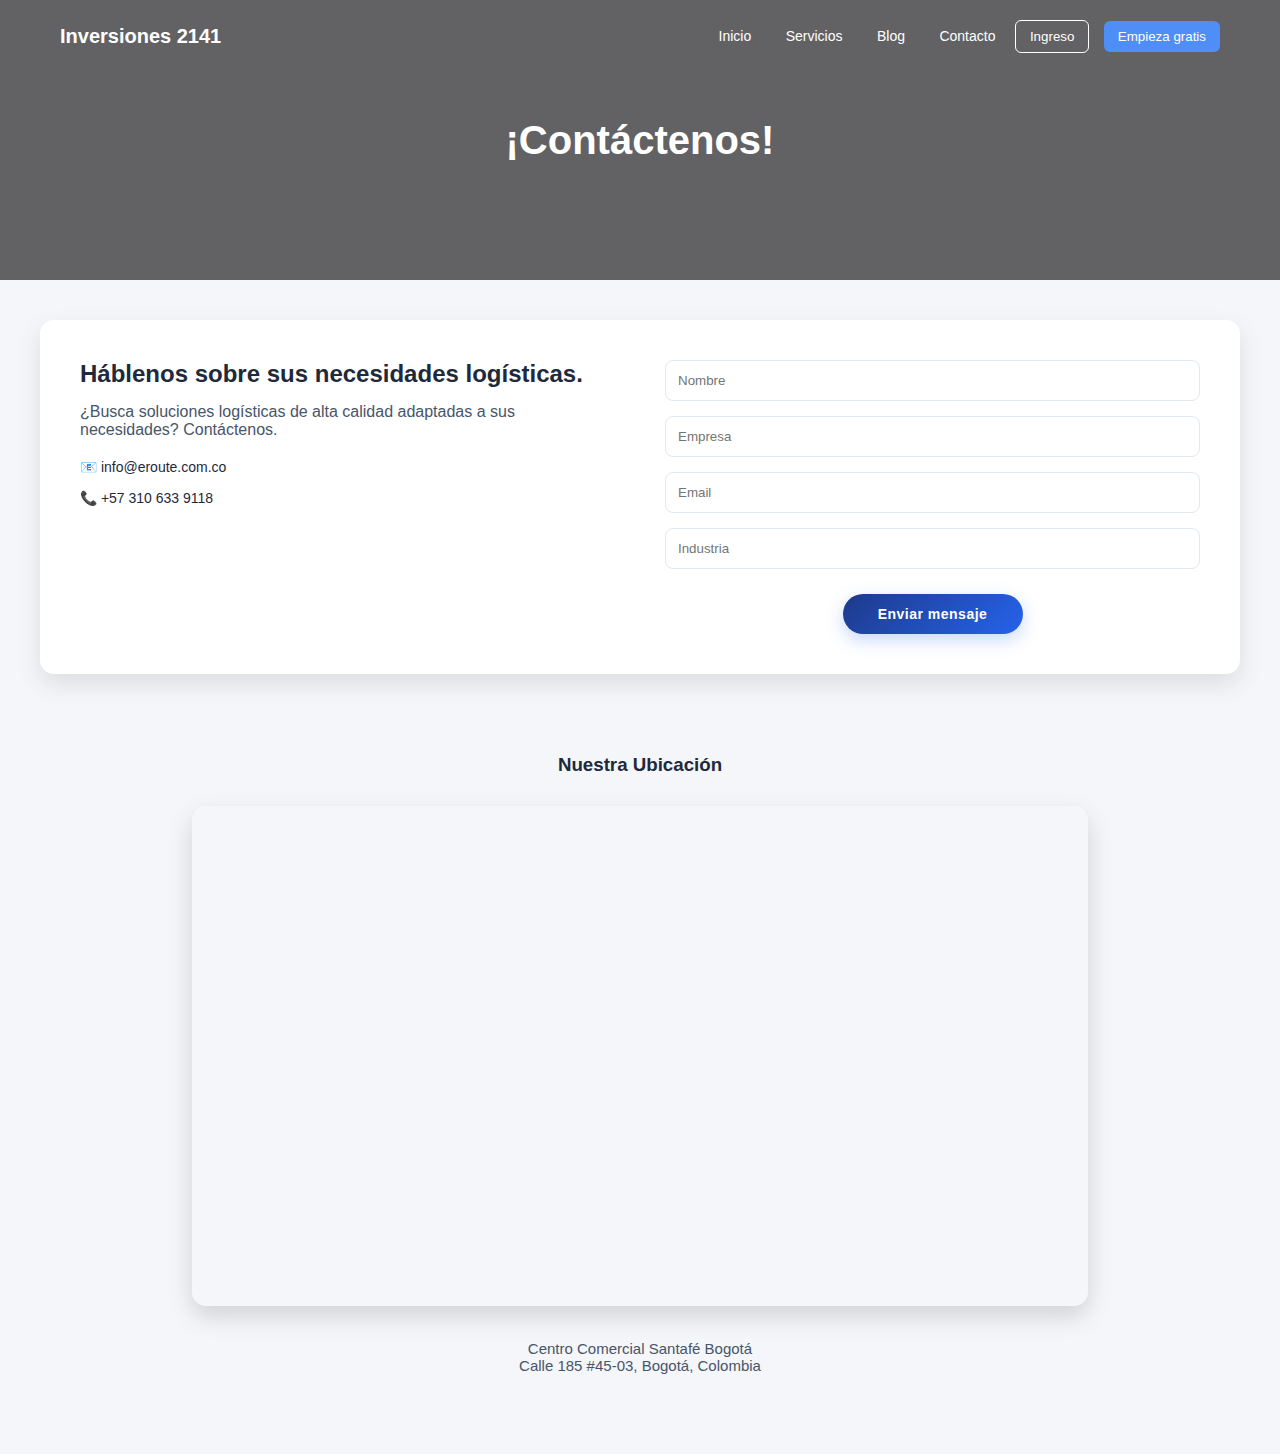
<file: templates/contacto.html>
<!DOCTYPE html>
<html lang="es">
<head>
<meta charset="UTF-8">
<meta name="viewport" content="width=device-width, initial-scale=1.0">
<title>Contacto | Inversiones 2141 </title>

<style>

/* =========================
   RESET
========================= */
*{
    margin:0;
    padding:0;
    box-sizing:border-box;
    font-family: 'Segoe UI', sans-serif;
}

body{
    background:#f4f6f9;
    color:#1e293b;
}

/* =========================
   NAVBAR
========================= */
.navbar{
    position:absolute;
    top:0;
    width:100%;
    display:flex;
    justify-content:space-between;
    align-items:center;
    padding:20px 60px;
    z-index:10;
}

.logo{
    color:white;
    font-weight:bold;
    font-size:20px;
}

.nav-links a{
    color:white;
    text-decoration:none;
    margin:0 15px;
    font-size:14px;
}

.btn-login{
    padding:8px 14px;
    border-radius:6px;
    border:1px solid white;
    background:transparent;
    color:white;
    cursor:pointer;
}

.btn-cta{
    padding:8px 14px;
    border-radius:6px;
    border:none;
    background:#4f8df7;
    color:white;
    cursor:pointer;
    margin-left:10px;
}

/* =========================
   HERO
========================= */
.hero{
    height:280px;
    background:url("https://images.unsplash.com/photo-1556745757-8d76bdb6984b") center/cover no-repeat;
    display:flex;
    align-items:center;
    justify-content:center;
    position:relative;
}

.hero::after{
    content:"";
    position:absolute;
    width:100%;
    height:100%;
    background:rgba(0,0,0,0.6);
}

.hero h1{
    position:relative;
    color:white;
    font-size:40px;
    z-index:2;
}

/* =========================
   CONTACT SECTION
========================= */
.contact-section{

    max-width:1200px;
    margin:40px auto 60px auto;
    background:white;
    border-radius:14px;
    padding:40px;
    display:flex;
    gap:50px;
    box-shadow:0 10px 25px rgba(0,0,0,0.1);
}

.contact-left{
    flex:1;
}

.contact-left h2{
    font-size:24px;
    margin-bottom:15px;
}

.contact-left p{
    margin-bottom:20px;
    color:#475569;
}

.contact-info{
    margin-top:20px;
}

.contact-info div{
    margin-bottom:15px;
    font-size:14px;
}

/* =========================
   FORM
========================= */
.contact-form{
    flex:1;
}

.contact-form input,
.contact-form textarea{
    width:100%;
    padding:12px;
    margin-bottom:15px;
    border-radius:8px;
    border:1px solid #e2e8f0;
    background:
}
.map-section{
    text-align:center;
    margin:80px 0;
}

.map-wrapper{
    width:70%;
    margin:30px auto;
}

.map-wrapper iframe{
    width:100%;
    height:500px;
    border:none;
    border-radius:14px;
    box-shadow:0 10px 25px rgba(0,0,0,0.15);
}

.direccion{
    margin-top:20px;
    font-size:15px;
    color:#475569;
}
.btn-submit{
    width:180px;
    padding:12px 0;
    border:none;
    border-radius:40px;
    background:linear-gradient(135deg,#1e3a8a,#2563eb);
    color:white;
    font-weight:600;
    font-size:14px;
    letter-spacing:0.5px;
    cursor:pointer;
    position:relative;
    overflow:hidden;
    transition:all 0.3s ease;
    box-shadow:0 6px 18px rgba(37,99,235,0.25);
}

/* Hover */
.btn-submit:hover{
    transform:translateY(-3px);
    box-shadow:0 12px 25px rgba(37,99,235,0.35);
}

/* Click efecto */
.btn-submit:active{
    transform:translateY(-1px);
    box-shadow:0 6px 15px rgba(37,99,235,0.3);
}

/* Efecto brillo suave */
.btn-submit::after{
    content:"";
    position:absolute;
    top:0;
    left:-100%;
    width:100%;
    height:100%;
    background:linear-gradient(
        120deg,
        transparent,
        rgba(255,255,255,0.4),
        transparent
    );
    transition:all 0.6s ease;
}

.btn-submit:hover::after{
    left:100%;
}

.btn-container{
    display:flex;
    justify-content:center;
    margin-top:10px;
}

</style>

<body>

<!-- NAVBAR -->
<div class="navbar">
    <div class="logo">Inversiones 2141</div>
    <div class="nav-links">
        <a href="/">Inicio</a>
        <a href="/servicios">Servicios</a>
        <a href="/blog">Blog</a>
        <a href="/contacto">Contacto</a>
        <button class="btn-login">Ingreso</button>
        <button class="btn-cta">Empieza gratis</button>
    </div>
</div>

<!-- HERO -->
<section class="hero">
    <h1>¡Contáctenos!</h1>
</section>

<!-- CONTACT CONTENT -->
<section class="contact-section">

    <div class="contact-left">
        <h2>Háblenos sobre sus necesidades logísticas.</h2>
        <p>
            ¿Busca soluciones logísticas de alta calidad adaptadas a sus necesidades?
            Contáctenos.
        </p>

        <div class="contact-info">
            <div>📧 info@eroute.com.co</div>
            <div>📞 +57 310 633 9118</div>
        </div>
    </div>

    <div class="contact-form">
        <form>
            <input type="text" placeholder="Nombre">
            <input type="text" placeholder="Empresa">
            <input type="email" placeholder="Email">
            <input type="text" placeholder="Industria">
            <div class="btn-container">
                <button type="submit" class="btn-submit">
                    <span>Enviar mensaje</span>
                </button>
            </div>

        </form>
    </div>

</section>

<!-- MAP -->
<section class="map-section">
    <h3>Nuestra Ubicación</h3>

    <div class="map-wrapper">
        <iframe 
            src="https://www.google.com/maps?q=Centro+Comercial+Santafe+Bogota&output=embed"
            loading="lazy">
        </iframe>
    </div>

    <p class="direccion">
        Centro Comercial Santafé Bogotá<br>
        Calle 185 #45-03, Bogotá, Colombia
    </p>
</section>


</body>
</html>
</file>
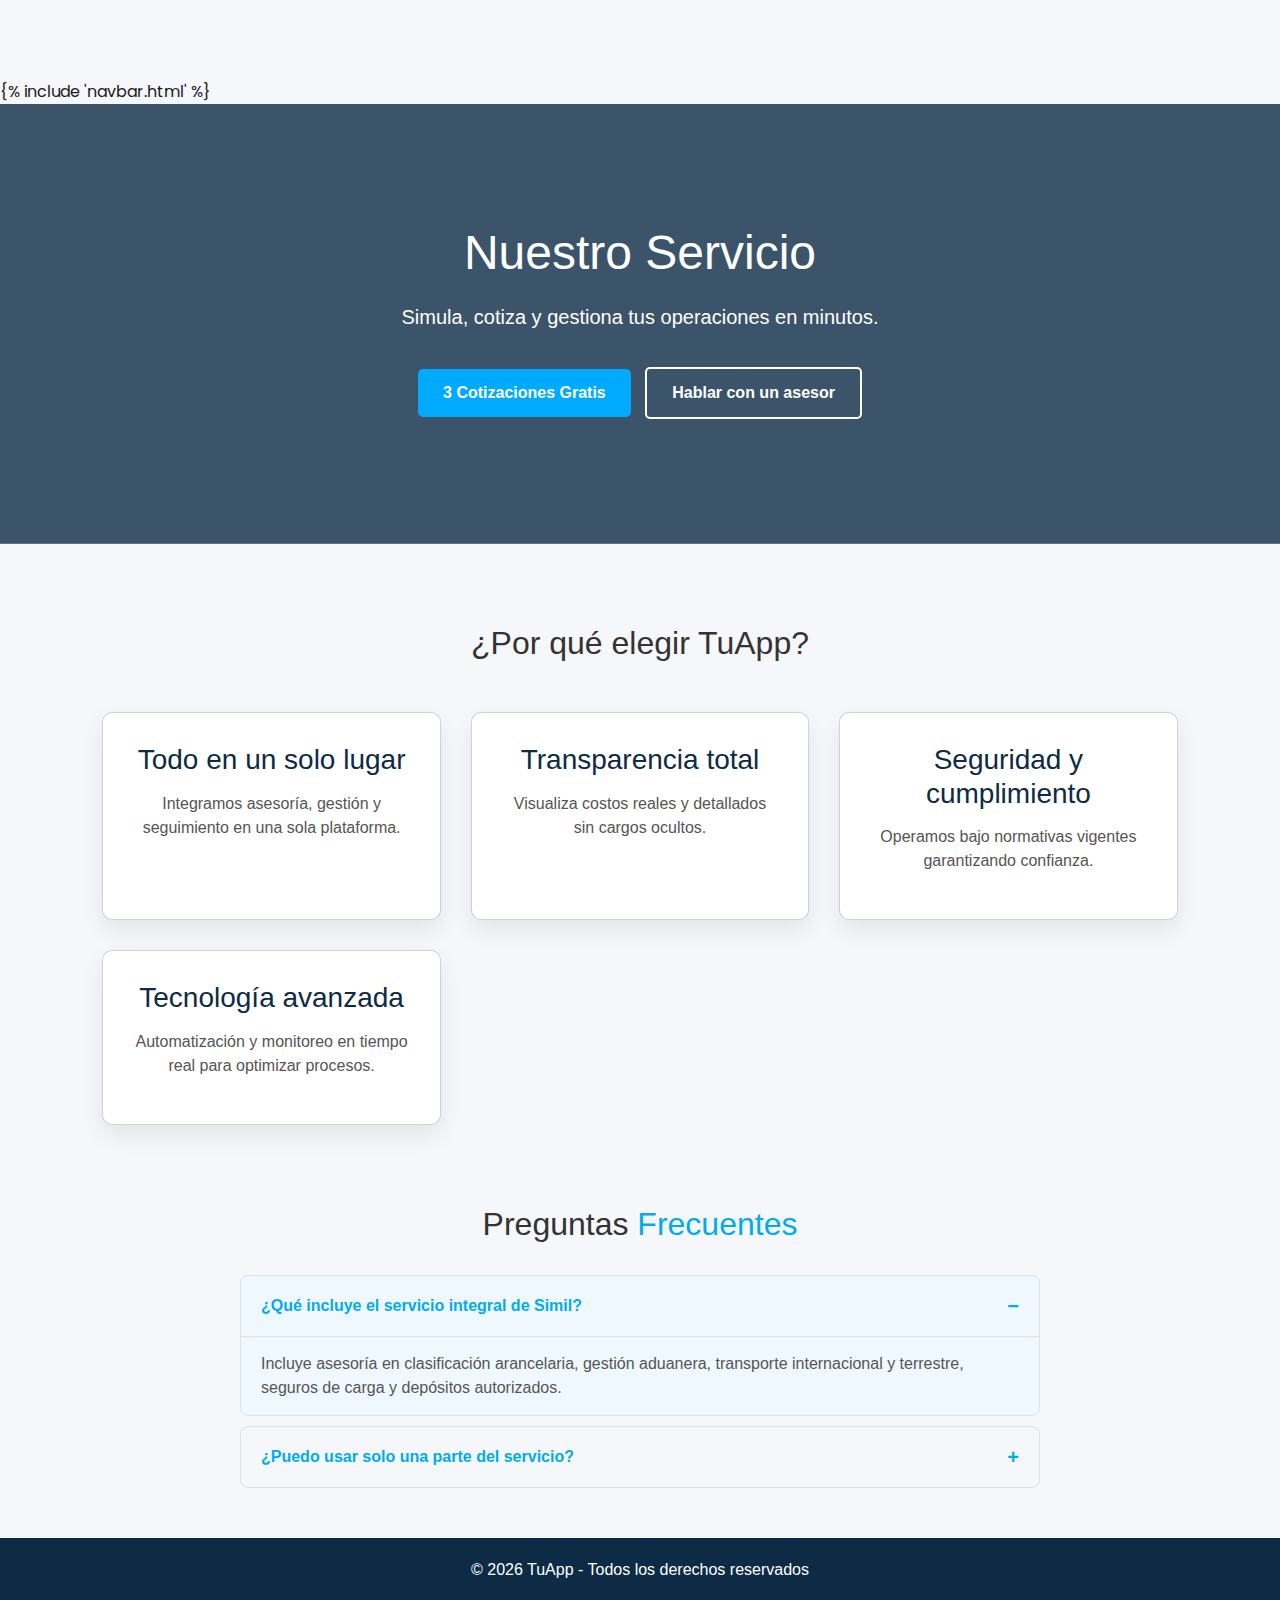
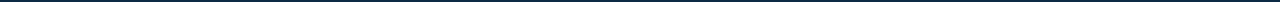
<file: templates/servicios.html>
{% include 'navbar.html' %}

<!DOCTYPE html>
<html lang="es">
<head>
<meta charset="UTF-8">
<meta name="viewport" content="width=device-width, initial-scale=1.0">
<title>Servicios - TuApp</title>
<link href="https://fonts.googleapis.com/css2?family=Poppins:wght@300;400;600;700&display=swap" rel="stylesheet">

<link href="https://cdn.jsdelivr.net/npm/bootstrap@5.3.2/dist/css/bootstrap.min.css" rel="stylesheet">

<style>
* {
    margin: 0;
    padding: 0;
    box-sizing: border-box;
    font-family: 'Inter', sans-serif;
}

body {
    background-color: #f4f7fb;
    color: #1a1a1a;
    font-family: 'Poppins', sans-serif;
    padding-top: 80px; 
    }
}

        .nav-link {
    color: #1e3a5f !important;
    margin-right: 10px;
    transition: 0.3s;
}

.nav-link:hover {
    color: #2c7be5 !important;
}

.navbar {
    padding: 15px 0;
}


        body {
            font-family: 'Poppins', sans-serif;
            background-color: #f5f7fa;
        }

        /* NAVBAR */
        .navbar {
            padding: 20px 0;
        }

        .navbar-brand {
            font-weight: 700;
            font-size: 24px;
            color: #1e3a5f;
        }

        .btn-primary-custom {
            background: linear-gradient(45deg, #1e3a5f, #2c7be5);
            border: none;
            padding: 10px 22px;
            border-radius: 30px;
            color: white;
        }


/* NAVBAR */
nav {
    background: #0d2b45;
    padding: 15px 8%;
    display: flex;
    justify-content: space-between;
    align-items: center;
}

nav h2 {
    color: white;
}

nav ul {
    list-style: none;
    display: flex;
    gap: 25px;
}

nav ul li {
    color: white;
    cursor: pointer;
}

/* HERO */
.hero {
    background: linear-gradient(rgba(13,43,69,0.8), rgba(13,43,69,0.8)), 
                url('https://images.unsplash.com/photo-1581091870627-3c3e7d7b6d5b');
    background-size: cover;
    background-position: center;
    color: white;
    text-align: center;
    padding: 120px 20px;
}

.hero h1 {
    font-size: 48px;
    margin-bottom: 20px;
}

.hero p {
    font-size: 20px;
    margin-bottom: 30px;
}

.btn {
    padding: 12px 25px;
    border-radius: 5px;
    border: none;
    cursor: pointer;
    font-weight: 600;
    margin: 5px;
}

.btn-primary {
    background-color: #00aaff;
    color: white;
}

.btn-secondary {
    background-color: transparent;
    border: 2px solid white;
    color: white;
}

/* FEATURES */
.features {
    padding: 80px 8%;
    text-align: center;
}

.features h2 {
    font-size: 32px;
    margin-bottom: 50px;
}

.cards {
    display: grid;
    grid-template-columns: repeat(auto-fit, minmax(250px, 1fr));
    gap: 30px;
}

.card {
    background: white;
    padding: 30px;
    border-radius: 10px;
    box-shadow: 0 10px 25px rgba(0,0,0,0.08);
    transition: 0.3s;
}

.card:hover {
    transform: translateY(-5px);
}

.card h3 {
    margin-bottom: 15px;
    color: #0d2b45;
}

.card p {
    color: #555;
}

/* FOOTER */
footer {
    background: #0d2b45;
    color: white;
    text-align: center;
    padding: 20px;
    margin-top: 50px;
}

.faq-container {
  font-family: sans-serif;
  max-width: 800px;
  margin: 0 auto;
}

h2 { text-align: center; color: #333; }
h2 span { color: #00acee; }

.faq-item {
  margin-bottom: 10px;
  border: 1px solid #e0e0e0;
  border-radius: 8px;
  overflow: hidden;
}

/* El encabezado de la pregunta */
summary {
  padding: 15px 20px;
  list-style: none; /* Quita la flechita por defecto */
  cursor: pointer;
  color: #00acee;
  font-weight: bold;
  display: flex;
  justify-content: space-between;
  align-items: center;
}

/* Icono de "+" manual */
summary::after {
  content: '+';
  font-size: 20px;
}

/* Cuando está abierto cambia el fondo y el icono */
details[open] summary {
  background-color: #f0f8ff;
  border-bottom: 1px solid #e0e0e0;
}

details[open] summary::after {
  content: '−';
}

/* El contenido de la respuesta */
.faq-content {
  padding: 15px 20px;
  background-color: #f0f8ff;
  color: #555;
  line-height: 1.5;
}
</style>
</head>
<body>




<section class="hero">
    <h1>Nuestro Servicio</h1>
    <p>Simula, cotiza y gestiona tus operaciones en minutos.</p>
    <button class="btn btn-primary">3 Cotizaciones Gratis</button>
    
    <a href="https://wa.me/573208413634?text=Hola,%20necesito%20hablar%20con%20un%20asesor" 
       class="btn btn-secondary" 
       target="_blank">
       Hablar con un asesor
    </a>
</section>

<section class="features">
    <h2>¿Por qué elegir TuApp?</h2>

    <div class="cards">
        <div class="card">
            <h3>Todo en un solo lugar</h3>
            <p>Integramos asesoría, gestión y seguimiento en una sola plataforma.</p>
        </div>

        <div class="card">
            <h3>Transparencia total</h3>
            <p>Visualiza costos reales y detallados sin cargos ocultos.</p>
        </div>

        <div class="card">
            <h3>Seguridad y cumplimiento</h3>
            <p>Operamos bajo normativas vigentes garantizando confianza.</p>
        </div>

        <div class="card">
            <h3>Tecnología avanzada</h3>
            <p>Automatización y monitoreo en tiempo real para optimizar procesos.</p>
        </div>
    </div>
</section>
<div class="faq-container">
  <h2>Preguntas <span>Frecuentes</span></h2>
  <br>

  <details class="faq-item" open>
    <summary>¿Qué incluye el servicio integral de Simil?</summary>
    <div class="faq-content">
      Incluye asesoría en clasificación arancelaria, gestión aduanera, transporte internacional y terrestre, seguros de carga y depósitos autorizados.
    </div>
  </details>

  <details class="faq-item">
    <summary>¿Puedo usar solo una parte del servicio?</summary>
    <div class="faq-content">
      Sí, puedes contratar servicios individuales según tus necesidades logísticas.
    </div>
  </details>
</div>


<footer>
    © 2026 TuApp - Todos los derechos reservados
</footer>

</body>
</html>
</file>
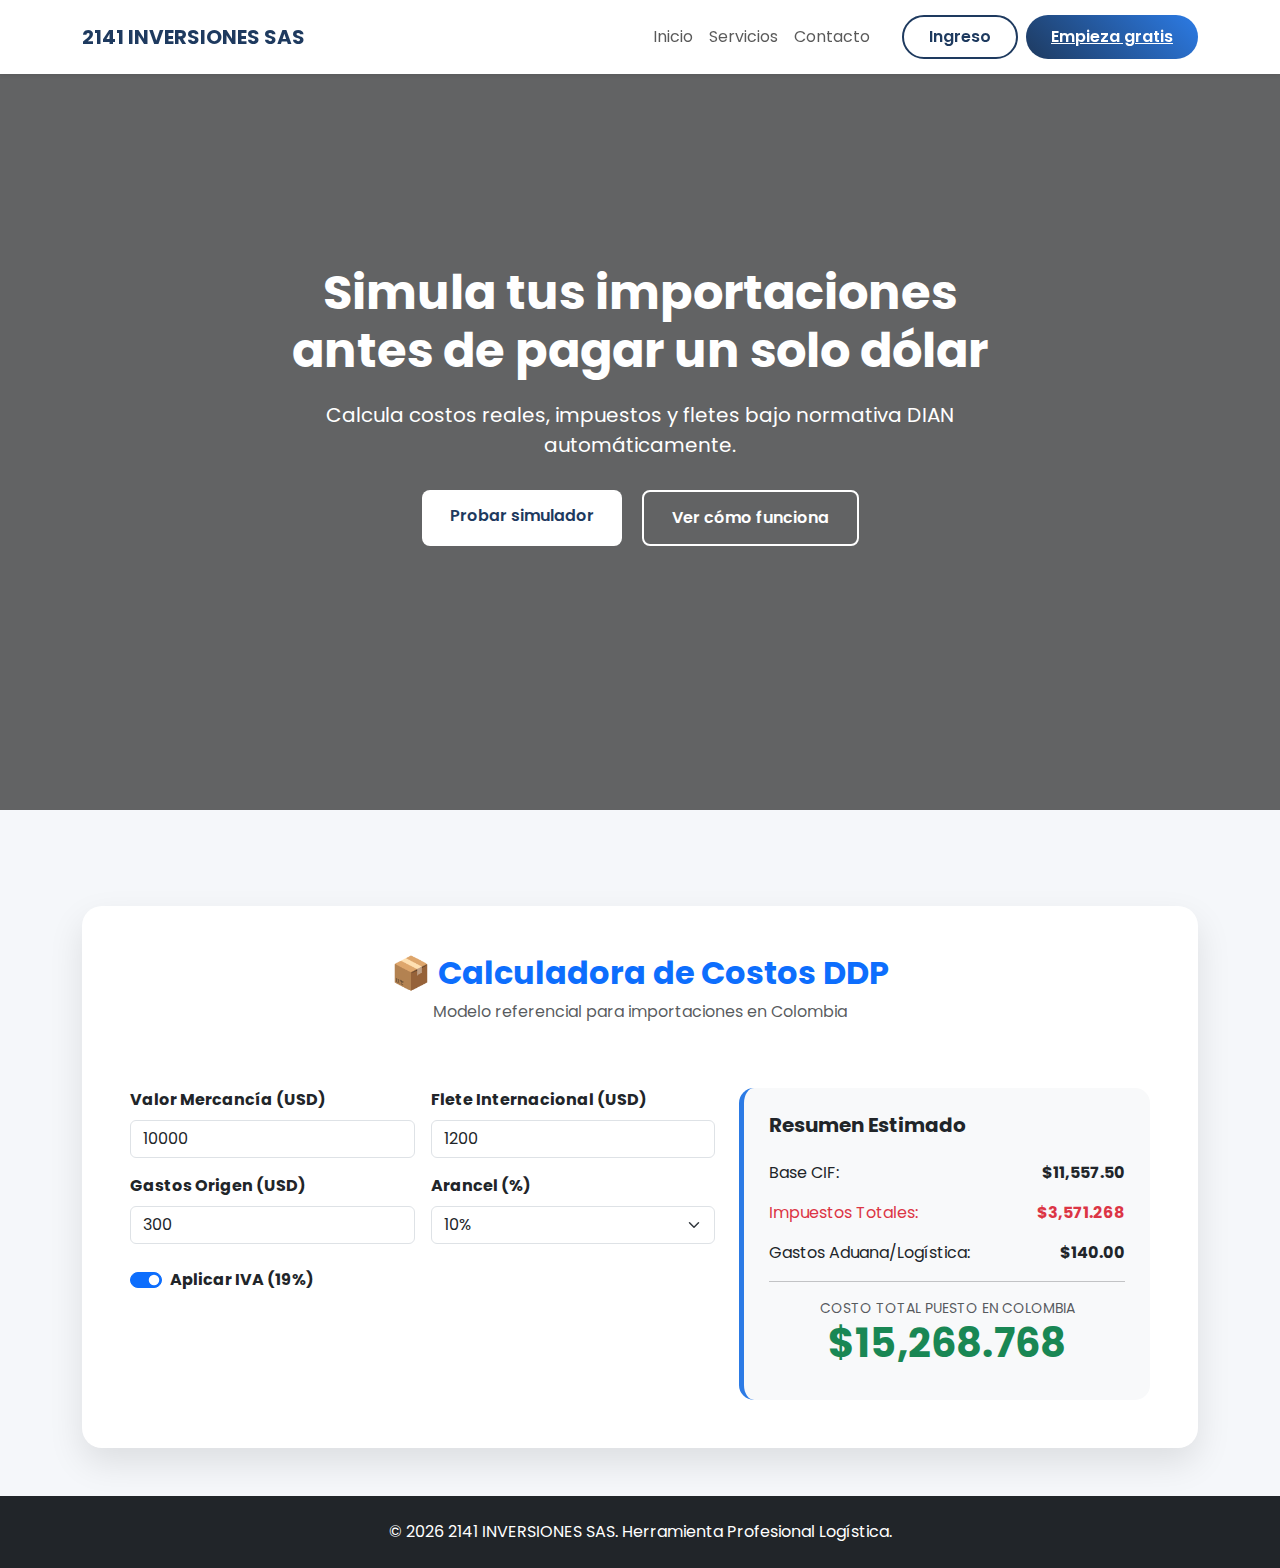
<file: templates/simulador.html>
<!DOCTYPE html>
<html lang="es">
<head>
    <meta charset="UTF-8">
    <title>2141 INVERSIONES | Simulador Profesional</title>
    <meta name="viewport" content="width=device-width, initial-scale=1.0">

    <link href="https://fonts.googleapis.com/css2?family=Poppins:wght@300;400;600;700&display=swap" rel="stylesheet">
    <link href="https://cdn.jsdelivr.net/npm/bootstrap@5.3.2/dist/css/bootstrap.min.css" rel="stylesheet">

    <style>
        :root {
            --primary-blue: #1e3a5f;
            --light-blue: #2c7be5;
        }

        body { font-family: 'Poppins', sans-serif; background-color: #f5f7fa; color: #333; }

        /* NAVBAR */
        .navbar { padding: 15px 0; z-index: 1030 !important; }
        .navbar-brand { font-weight: 700; color: var(--primary-blue); }
        
        .btn-nav-outline { 
            border: 2px solid var(--primary-blue); color: var(--primary-blue); 
            border-radius: 50px; padding: 8px 25px; text-decoration: none; font-weight: 600;
        }
        .btn-nav-primary { 
            background: linear-gradient(45deg, var(--primary-blue), var(--light-blue));
            color: white; border-radius: 50px; padding: 10px 25px; border: none; font-weight: 600;
        }

        /* HERO */
        .hero {
            position: relative; height: 90vh;
            background: url('https://images.unsplash.com/photo-1586528116311-ad8dd3c8310d') center/cover no-repeat;
            display: flex; align-items: center; justify-content: center; text-align: center; color: white;
        }
        .hero-overlay { position: absolute; inset: 0; background: rgba(0,0,0,0.6); }
        .hero-content { position: relative; z-index: 2; max-width: 800px; padding: 20px; }
        
        .hero h1 { font-size: 48px; font-weight: 700; margin-bottom: 20px; }
        .hero-buttons { display: flex; justify-content: center; gap: 20px; margin-top: 30px; }

        .btn-main { background: white; color: var(--primary-blue); padding: 14px 28px; border-radius: 8px; font-weight: 600; border: none; text-decoration: none; transition: 0.3s; }
        .btn-sec { background: transparent; border: 2px solid white; color: white; padding: 14px 28px; border-radius: 8px; font-weight: 600; transition: 0.3s; }
        .btn-main:hover, .btn-sec:hover { transform: translateY(-3px); box-shadow: 0 10px 20px rgba(0,0,0,0.3); }

        /* SIMULADOR */
        .card-simulador { border: none; border-radius: 20px; box-shadow: 0 15px 35px rgba(0,0,0,0.1); overflow: hidden; }
        .result-box { background-color: #f8f9fa; border-radius: 15px; padding: 25px; border-left: 5px solid var(--light-blue); }
        
        /* MODAL FIX */
        .modal { z-index: 9999 !important; }
        .modal-backdrop { z-index: 9990 !important; }
        .modal-content { border-radius: 20px; border: none; color: #333 !important; }
    </style>
</head>
<body>

<nav class="navbar navbar-expand-lg bg-white shadow-sm fixed-top">
    <div class="container">
        <a class="navbar-brand" href="#">2141 INVERSIONES SAS</a>
        <button class="navbar-toggler" type="button" data-bs-toggle="collapse" data-bs-target="#navC">
            <span class="navbar-toggler-icon"></span>
        </button>
        <div class="collapse navbar-collapse justify-content-end" id="navC">
            <ul class="navbar-nav me-4">
                <li class="nav-item"><a class="nav-link" href="/">Inicio</a></li>
                <li class="nav-item"><a class="nav-link" href="/servicios">Servicios</a></li>
                <li class="nav-item"><a class="nav-link" href="/contacto">Contacto</a></li>
            </ul>
            <div class="d-flex align-items-center gap-2">
                <a href="#" class="btn-nav-outline">Ingreso</a>
                <a href="#" class="btn-nav-primary">Empieza gratis</a>
            </div>
        </div>
    </div>
</nav>

<section class="hero">
    <div class="hero-overlay"></div>
    <div class="hero-content">
        <h1>Simula tus importaciones antes de pagar un solo dólar</h1>
        <p class="fs-5">Calcula costos reales, impuestos y fletes bajo normativa DIAN automáticamente.</p>
        <div class="hero-buttons">
            <a href="#simulador" class="btn-main">Probar simulador</a>
            <button class="btn-sec" data-bs-toggle="modal" data-bs-target="#modalInfo">Ver cómo funciona</button>
        </div>
    </div>
</section>

<section id="simulador" class="py-5 mt-5">
    <div class="container">
        <div class="card card-simulador p-4 p-md-5 bg-white">
            <div class="text-center mb-5">
                <h2 class="fw-bold text-primary">📦 Calculadora de Costos DDP</h2>
                <p class="text-muted">Modelo referencial para importaciones en Colombia</p>
            </div>

            <div class="row g-4">
                <div class="col-lg-7">
                    <div class="row g-3">
                        <div class="col-md-6">
                            <label class="form-label fw-bold">Valor Mercancía (USD)</label>
                            <input type="number" id="in_valor" class="form-control" value="10000" oninput="runSim()">
                        </div>
                        <div class="col-md-6">
                            <label class="form-label fw-bold">Flete Internacional (USD)</label>
                            <input type="number" id="in_flete" class="form-control" value="1200" oninput="runSim()">
                        </div>
                        <div class="col-md-6">
                            <label class="form-label fw-bold">Gastos Origen (USD)</label>
                            <input type="number" id="in_origen" class="form-control" value="300" oninput="runSim()">
                        </div>
                        <div class="col-md-6">
                            <label class="form-label fw-bold">Arancel (%)</label>
                            <select id="in_arancel" class="form-select" onchange="runSim()">
                                <option value="0">0%</option>
                                <option value="5">5%</option>
                                <option value="10" selected>10%</option>
                                <option value="15">15%</option>
                                <option value="40">40%</option>
                            </select>
                        </div>
                        <div class="col-md-12">
                            <div class="form-check form-switch mt-2">
                                <input class="form-check-input" type="checkbox" id="in_iva" checked onchange="runSim()">
                                <label class="form-check-label fw-bold">Aplicar IVA (19%)</label>
                            </div>
                        </div>
                    </div>
                </div>

                <div class="col-lg-5">
                    <div class="result-box">
                        <h5 class="fw-bold mb-4">Resumen Estimado</h5>
                        <div class="d-flex justify-content-between mb-3">
                            <span>Base CIF:</span>
                            <span id="out_cif" class="fw-bold">$0.00</span>
                        </div>
                        <div class="d-flex justify-content-between mb-3 text-danger">
                            <span>Impuestos Totales:</span>
                            <span id="out_imp" class="fw-bold">$0.00</span>
                        </div>
                        <div class="d-flex justify-content-between mb-3">
                            <span>Gastos Aduana/Logística:</span>
                            <span class="fw-bold">$140.00</span>
                        </div>
                        <hr>
                        <div class="text-center">
                            <p class="small text-muted mb-0">COSTO TOTAL PUESTO EN COLOMBIA</p>
                            <h2 id="out_total" class="display-6 fw-bold text-success">$0.00</h2>
                        </div>
                    </div>
                </div>
            </div>
        </div>
    </div>
</section>

<div class="modal fade" id="modalInfo" tabindex="-1" aria-hidden="true">
    <div class="modal-dialog modal-dialog-centered">
        <div class="modal-content shadow-lg">
            <div class="modal-header border-0">
                <h5 class="modal-title fw-bold">¿Cómo funciona?</h5>
                <button type="button" class="btn-close" data-bs-dismiss="modal"></button>
            </div>
            <div class="modal-body">
                <div class="text-center mb-4">
                    <div class="row g-3">
                        <div class="col-4"><div class="fs-2">🔢</div><p class="small">Datos</p></div>
                        <div class="col-4"><div class="fs-2">⚙️</div><p class="small">DIAN</p></div>
                        <div class="col-4"><div class="fs-2">💵</div><p class="small">Total</p></div>
                    </div>
                </div>
                <p class="text-muted small">El simulador calcula automáticamente la base CIF (incluyendo el 0.5% de seguro obligatorio) y aplica el gravamen arancelario y el IVA sobre la base de impuestos.</p>
            </div>
            <div class="modal-footer border-0">
                <button type="button" class="btn btn-primary w-100 rounded-pill" data-bs-dismiss="modal">¡Entendido!</button>
            </div>
        </div>
    </div>
</div>

<footer class="bg-dark text-white py-4 text-center">
    <div class="container">
        <p class="mb-0">© 2026 2141 INVERSIONES SAS. Herramienta Profesional Logística.</p>
    </div>
</footer>

<script src="https://cdn.jsdelivr.net/npm/bootstrap@5.3.2/dist/js/bootstrap.bundle.min.js"></script>

<script>
    function runSim() {
        // Entradas
        const valor = parseFloat(document.getElementById('in_valor').value) || 0;
        const flete = parseFloat(document.getElementById('in_flete').value) || 0;
        const origen = parseFloat(document.getElementById('in_origen').value) || 0;
        const arancelPct = parseFloat(document.getElementById('in_arancel').value) || 0;
        const aplicaIva = document.getElementById('in_iva').checked;

        // Lógica de Negocio (Tu código Python convertido)
        const seguro = (valor + flete + origen) * 0.005;
        const cif = valor + flete + origen + seguro;
        
        const arancel = cif * (arancelPct / 100);
        const iva = aplicaIva ? (cif + arancel) * 0.19 : 0;
        
        const gastosExtras = 140; // Aduana y transporte local base
        const costoTotal = cif + arancel + iva + gastosExtras;

        // Salidas formateadas
        document.getElementById('out_cif').innerText = '$' + cif.toLocaleString('en-US', {minimumFractionDigits: 2});
        document.getElementById('out_imp').innerText = '$' + (arancel + iva).toLocaleString('en-US', {minimumFractionDigits: 2});
        document.getElementById('out_total').innerText = '$' + costoTotal.toLocaleString('en-US', {minimumFractionDigits: 2});
    }

    // Iniciar cálculo al cargar
    window.onload = runSim;
</script>

</body>
</html>
</file>
